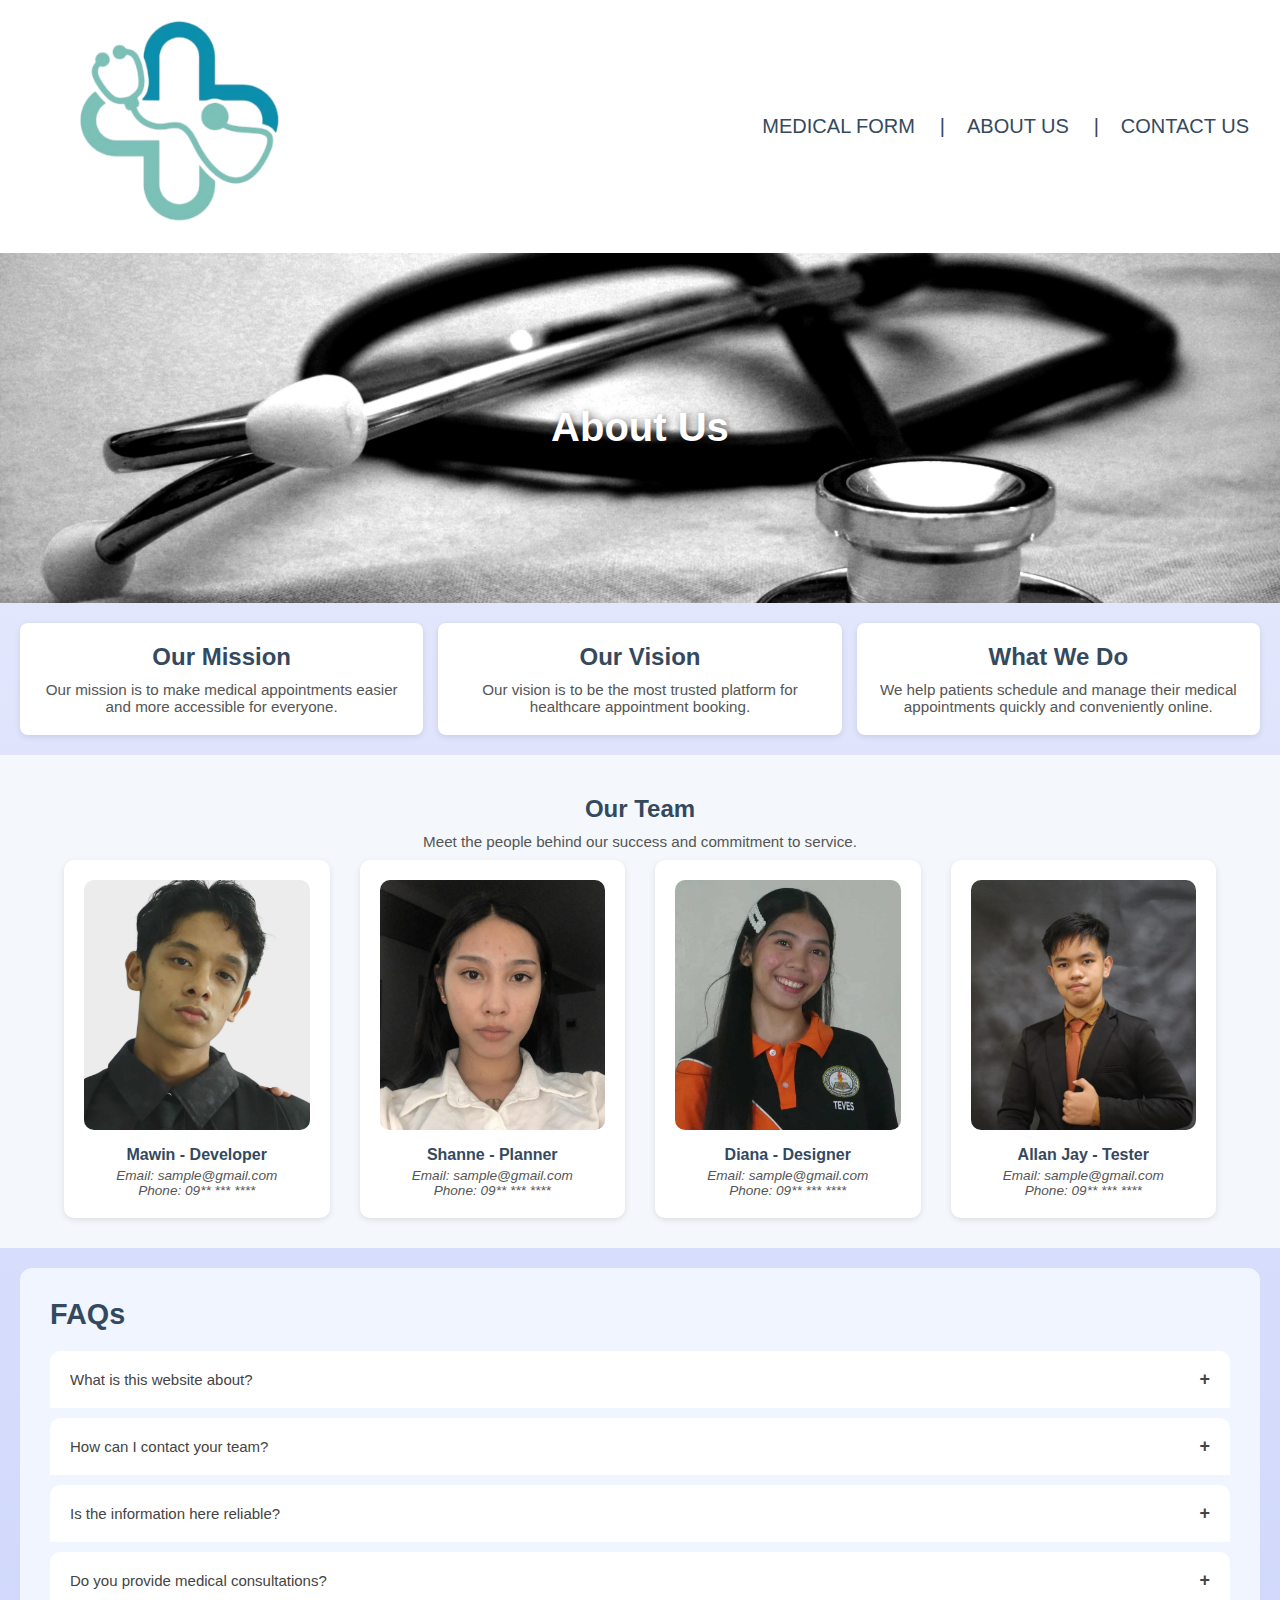
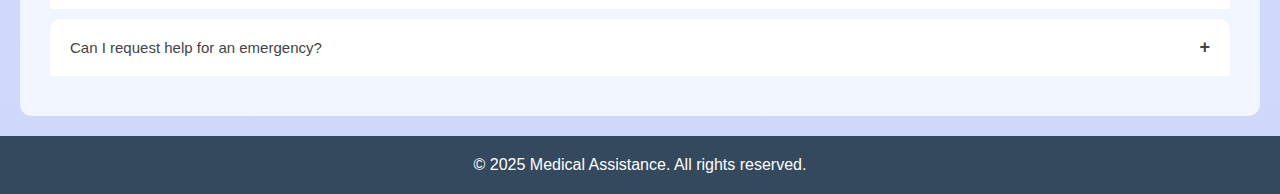
<file: html/about.html>
<!doctype html>
<html lang="en">
<head>
    <meta charset="UTF-8">
    <meta name="viewport" content="width=device-width, initial-scale=1.0">
    <title>About Us</title>
    <link rel="stylesheet" href="../css/abt-us.css">
    <link rel="stylesheet" href="../css/header.css">
</head>
<body>
    <div class="target-burger">
        <header>
            <h1 id="logo"> 
                <a href="../index.html" id="medical_form" class="logo-link"> 
                <img src="../logo/logo.png" class="logo-img" alt="Medical Assistance Logo">
                </a>
            </h1>
        </header>
        <button class="menu-toggle" id="menu-button" aria-label="Toggle menu" aria-controls="primary-nav" aria-expanded="false">
            <span class="bar"></span>
            <span class="bar"></span>
            <span class="bar"></span>
        </button>
        <nav id="primary-nav">
            <a href="../html/form.html">Medical Form</a>
            <a href="../html/about.html">About Us</a> 
            <a href="../html/contact.html">Contact Us</a>
        </nav>
    </div>

    <section class="header">
    <h1>About Us</h1>
    </section>

    <section class="content-area">
    <div class="content">
        <h2>Our Mission</h2>
        <p>Our mission is to make medical appointments easier and more accessible for everyone.</p>
    </div>
    <div class="content">
        <h2>Our Vision</h2>
        <p>Our vision is to be the most trusted platform for healthcare appointment booking.</p>
    </div>
    <div class="content">
        <h2>What We Do</h2>
        <p>We help patients schedule and manage their medical appointments quickly and conveniently online.</p>
    </div>
    </section>

    <section class="team-content">
        <h2>Our Team</h2>
        <p>Meet the people behind our success and commitment to service.</p>
        
        <div class="team-container">
            <div class="team-member">
                <img src="../images/out-team/marwin.png" alt="Mawin - CEO">
                <h3>Mawin - Developer</h3>
                <address>Email: sample@gmail.com<br>Phone: 09** *** ****</address>
            </div>

            <div class="team-member">
                <img src="../images/out-team/shanne.jpeg" alt="Shanne - Planner">
                <h3>Shanne - Planner</h3>
                <address>Email: sample@gmail.com<br>Phone: 09** *** ****</address>
            </div>

            <div class="team-member">
                <img src="../images/out-team/dianna.jpeg" alt="Diana - Designer">
                <h3>Diana - Designer</h3>
                <address>Email: sample@gmail.com<br>Phone: 09** *** ****</address>
            </div>

            <div class="team-member">
                <img src="../images/out-team/allan.jpeg" alt="Allan Jay - Tester">
                <h3>Allan Jay - Tester</h3>
                <address>Email: sample@gmail.com<br>Phone: 09** *** ****</address>
            </div>
        </div>
    </section>

    <section class="FAQs-section">
        <h2>FAQs</h2>

        <button class="accordion">
            <span>What is this website about?</span>
            <span class="icon">+</span>
        </button>
        <div class="panel">
            <p>This website helps users access medical assistance easily — including information on health services, clinics, and emergency contacts.</p>
        </div>

        <button class="accordion">
            <span>How can I contact your team?</span>
            <span class="icon">+</span>
        </button>
        <div class="panel">
            <p>You can reach our medical support team through the Contact Us page. We respond to messages about medical inquiries and assistance requests.</p>
        </div>

        <button class="accordion">
            <span>Is the information here reliable?</span>
            <span class="icon">+</span>
        </button>
        <div class="panel">
            <p>Yes. All our information is based on verified medical resources and local healthcare institutions to ensure accuracy and reliability.</p>
        </div>

        <button class="accordion">
            <span>Do you provide medical consultations?</span>
            <span class="icon">+</span>
        </button>
        <div class="panel">
            <p>We don’t offer direct consultations yet, but we can connect you with licensed medical professionals and nearby health centers.</p>
        </div>

        <button class="accordion">
            <span>Can I request help for an emergency?</span>
            <span class="icon">+</span>
        </button>
        <div class="panel">
            <p>Yes. In case of emergency, you can find emergency hotline numbers and nearby hospitals through our Emergency Assistance section.</p>
        </div>
        </section>

    <footer>
    <p>&copy; 2025 Medical Assistance. All rights reserved.</p>
    </footer>
    <script src="../js/toggle.js"></script>
    <script src="../js/accordion.js"></script>

</body>
</html>
</file>
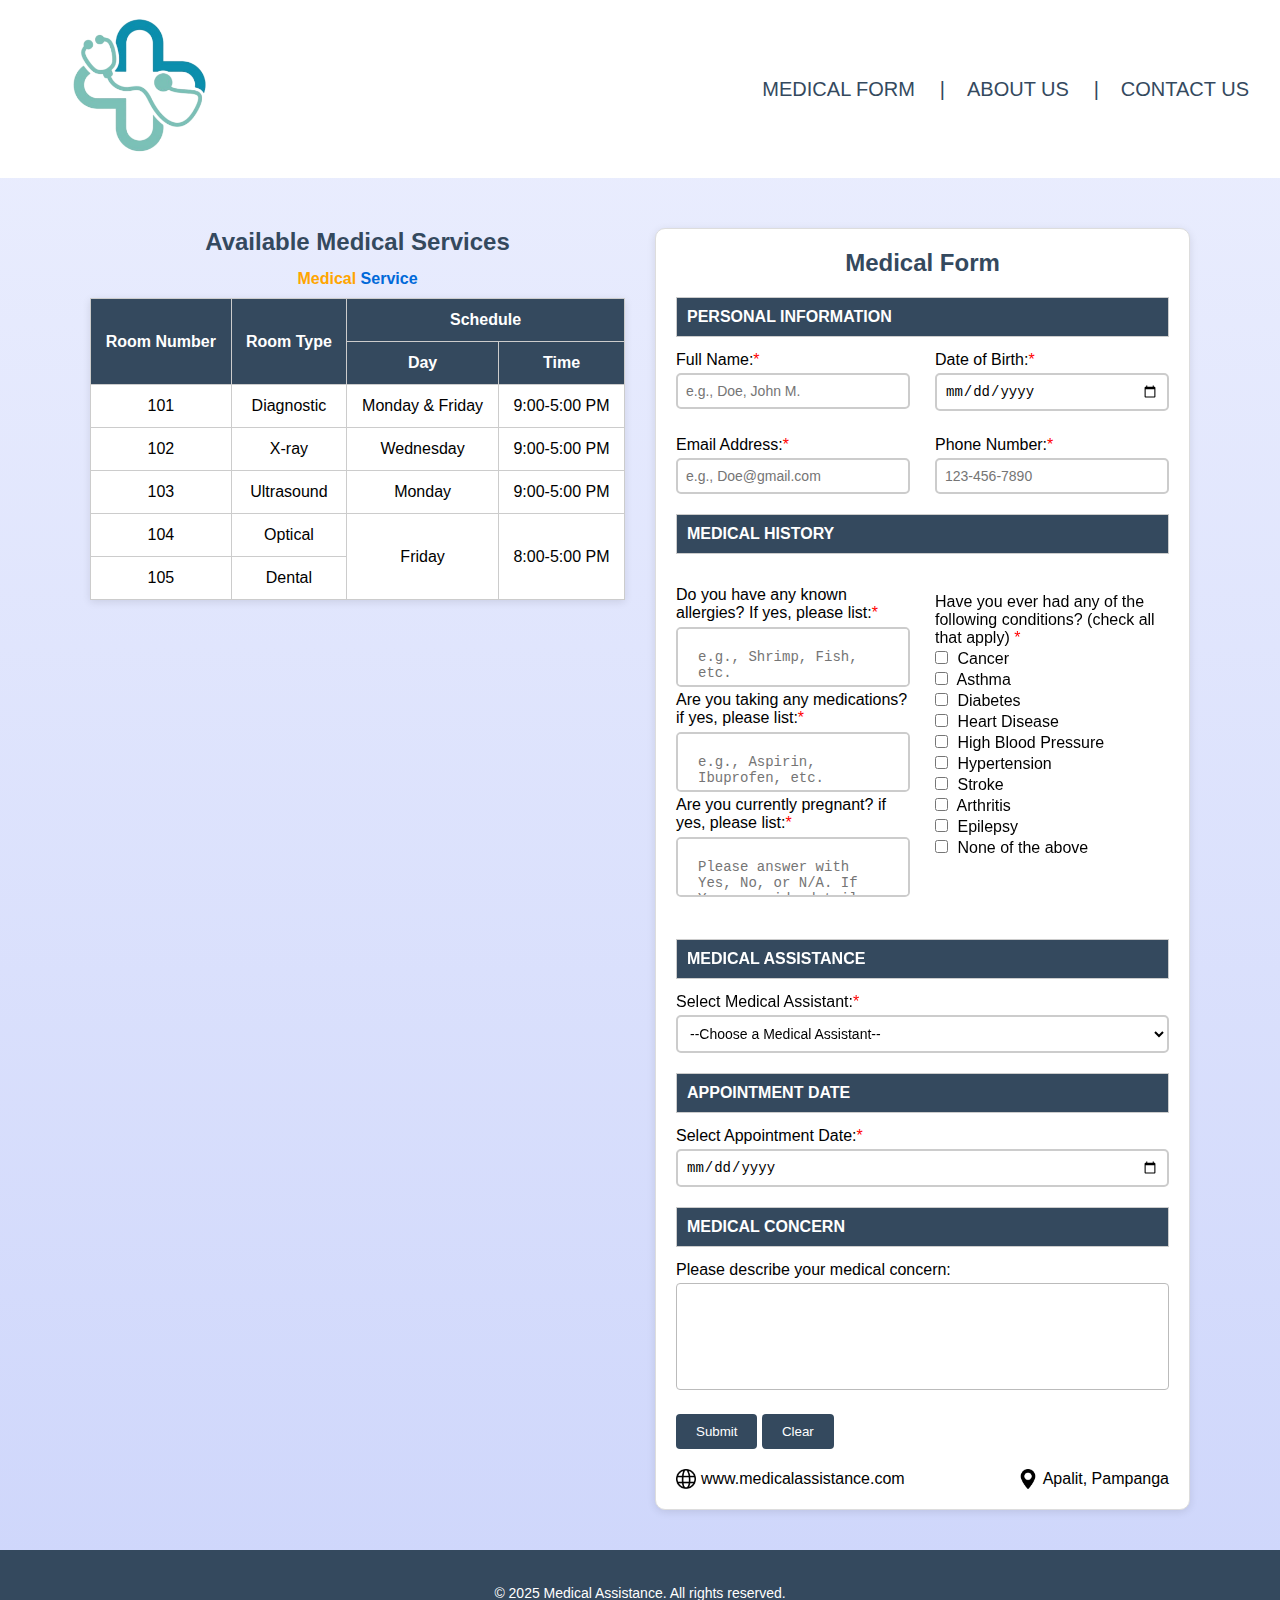
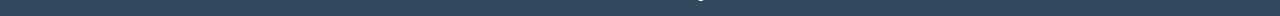
<file: html/form.html>
<!DOCTYPE html>
<html lang="en">
<head>
    <meta charset="UTF-8">
    <meta name="viewport" content="width=device-width, initial-scale=1.0">
    <title>Medical Form</title>
    <link rel="stylesheet" href="../css/form.css">
    <link rel="stylesheet" href="../css/header-form.css">
</head>
<body>
    <div class="target-burger">
        <header>
            <h1 id="logo"> 
                <a href="../index.html" id="medical_form" class="logo-link"> 
                <img src="../logo/logo.png" class="logo-img" alt="Medical Assistant Logo">
                </a>
            </h1>
        </header>
        <button class="menu-toggle" id="menu-button" aria-label="Toggle menu" aria-controls="primary-nav" aria-expanded="false">
            <span class="bar"></span>
            <span class="bar"></span>
            <span class="bar"></span>
        </button>
        <nav id="primary-nav">
            <a href="../html/form.html">Medical Form</a>
            <a href="../html/about.html">About Us</a> 
            <a href="../html/contact.html">Contact Us</a>
        </nav>
    </div>

    <main>
        <div class="container">
            <div>
                <h2>Available Medical Services</h2>
                <table>
                    <caption><span class="orange">Medical</span> <span class="blue">Service</span></caption>
                    <tr>
                        <th rowspan="2">Room Number</th>
                        <th rowspan="2">Room Type</th>
                        <th colspan="2">Schedule</th>
                    </tr>
                    <tr>
                        <th>Day</th>
                        <th>Time</th>
                    </tr>
                    <tr id="room-101">
                        <td>101</td>
                        <td>Diagnostic</td>
                        <td>Monday & Friday</td>
                        <td>9:00-5:00 PM</td>
                    </tr>
                    <tr id="room-102">
                        <td>102</td>
                        <td>X-ray</td>
                        <td>Wednesday</td>
                        <td>9:00-5:00 PM</td>
                    </tr>
                    <tr id="room-103">
                        <td>103</td>
                        <td>Ultrasound</td>
                        <td>Monday</td>
                        <td>9:00-5:00 PM</td>
                    </tr>
                    <tr id="room-104">
                        <td>104</td>
                        <td>Optical</td>
                        <td class="highlight" rowspan="2">Friday</td>
                        <td class="highlight" rowspan="2">8:00-5:00 PM</td>
                    </tr>
                    <tr id="room-105">
                        <td class="highlight">105</td>
                        <td class="highlight">Dental</td>
                    </tr>
                </table>
            </div>
            
            <div id="medical-forms">
                <h2>Medical Form</h2>
                    <form id="forms" action="../html/submit.html" method="post">
                        <p  class="form-group"><b>PERSONAL INFORMATION</b></p>
                        <div id="form">
                            <div class="input-control">
                                <label for="name">Full Name:<span class="red">*</span></label> <br />
                                <input type="text" id="name" name="name" placeholder="e.g., Doe, John M." ><br />
                            </div>
                            <div class="input-control">
                                <label for="birth">Date of Birth:<span class="red">*</span></label> <br />
                                <input type="date" id="birth" name="birth"> <br />
                            </div>
                            <div class="input-control">
                                <label for="email">Email Address:<span class="red">*</span></label> <br />
                                <input type="email" id="email" name="email" placeholder="e.g., Doe@gmail.com">
                            </div>
                            <div class="input-control">
                                <label for="phone">Phone Number:<span class="red">*</span></label> 
                                <input type="phone" id="phone" name="phone" placeholder="123-456-7890">
                            </div>
                        </div>
                        <p class="form-group"><b>MEDICAL HISTORY</b></p>
                        <div id="medical-history">
                            <div>
                                <div class="input-control">
                                    <br/>
                                    <label for="allergies">Do you have any known allergies? If yes, please list:<span class="red">*</span></label> <br /> 
                                    <textarea name="allergies" id="allergies" cols="29" rows="1" placeholder="e.g., Shrimp, Fish, etc."></textarea>
                                    <br />
                                </div>
                                <div class="input-control">
                                    <label for="medications">Are you taking any medications? if yes, please list:<span class="red">*</span></label> <br />
                                    <textarea name="medications" id="medications" cols="29" rows="1" placeholder="e.g., Aspirin, Ibuprofen, etc."></textarea>
                                    <br />
                                </div>
                                <div class="input-control">
                                    <label for="pregnancy">Are you currently pregnant? if yes, please list:<span class="red">*</span></label> <br />
                                    <textarea name="pregnancy" id="pregnancy" cols="29" rows="1" placeholder="Please answer with Yes, No, or N/A. If Yes, provide details."></textarea>
                                </div>
                            </div>
                            <div class="input-control">
                                <p id="conditions">Have you ever had any of the following conditions? (check all that apply) <span class="red">*</span> </p>
                                <div id="nones">
                                    <input type="checkbox" id="cancer" name="cancer" value="Cancer">
                                    <label for="cancer">Cancer</label><br />
                                    <input type="checkbox" id="asthma" name="asthma" value="Asthma">
                                    <label for="asthma">Asthma</label><br />
                                    <input type="checkbox" id="diabetes" name="diabetes" value="Diabetes">
                                    <label for="diabetes">Diabetes</label><br />
                                    <input type="checkbox" id="heart" name="heart" value="Heart">
                                    <label for="heart">Heart Disease</label><br />
                                    <input type="checkbox" id="high blood pressure" name="high blood pressure" value="High Blood Pressure">
                                    <label for="high blood pressure">High Blood Pressure</label><br />
                                    <input type="checkbox" id="hypertension" name="hypertension" value="Hypertension">
                                    <label for="hypertension">Hypertension</label><br />
                                    <input type="checkbox" id="stroke" name="stroke" value="Stroke">
                                    <label for="stroke">Stroke</label><br />
                                    <input type="checkbox" id="arthritis" name="arthritis" value="Arthritis">
                                    <label for="arthritis">Arthritis</label><br />
                                    <input type="checkbox" id="kidney" name="kidney" value="Kidney">
                                    <label for="kidney">Epilepsy</label><br />
                                    <input type="checkbox" id="none" name="none" value="None">
                                    <label for="none">None of the above</label>
                                </div>
                            </div>
                        </div>
                        <br />
                        <p class="form-group"><b>MEDICAL ASSISTANCE</b></p>
                        <div class="input-control">
                        <label for="medicalservices">Select Medical Assistant:<span class="red">*</span></label> <br />
                            <select name="medicalservices" id="medicalservices">
                                <option value="">--Choose a Medical Assistant--</option>
                                <option value="101">Room 101 - Diagnostic</option>
                                <option value="102">Room 102 - X-ray</option>
                                <option value="103">Room 103 - Ultrasound</option>
                                <option value="104">Room 104 - Optical</option>
                                <option value="105">Room 105 - Dental</option>
                            </select>
                        </div>
                        <p class="form-group"><b>APPOINTMENT DATE</b></p>
                        <div class="input-control">
                            <label for="appointmentdate">Select Appointment Date:<span class="red">*</span></label><br>
                            <input type="date" id="appointmentdate" name="appointmentdate" >
                        </div>
                        <p class="form-group"><b>MEDICAL CONCERN</b></p>
                        <label for="feedback">Please describe your medical concern:</label>
                        <textarea name="feedback" id="feedback" cols="30" rows="5"></textarea>
                        <br />
                        
                        <button type="submit">Submit</button>
                        <button onclick="confirmation()" type="reset">Clear</button>

                        <div id="footer">
                            <div class="footer-item">
                                <img src="../images/world.png" width="20" height="20" alt="world">
                                <span>www.medicalassistance.com</span>
                            </div>
                            <div class="footer-item">
                                <img src="../images/maps-and-flags.png" width="20" height="20" alt="location">
                                <span>Apalit, Pampanga</span>
                            </div>
                        </div>
                    </form>
            </div>
    </main>
    <footer>
        <p>&copy; 2025 Medical Assistance. All rights reserved.</p>
    </footer>
    <script src="../js/toggle.js"></script>
    <script src="../js/validation.js"></script>
    <script src="../js/highlight.js"></script>
    </body>
    </html>
</file>
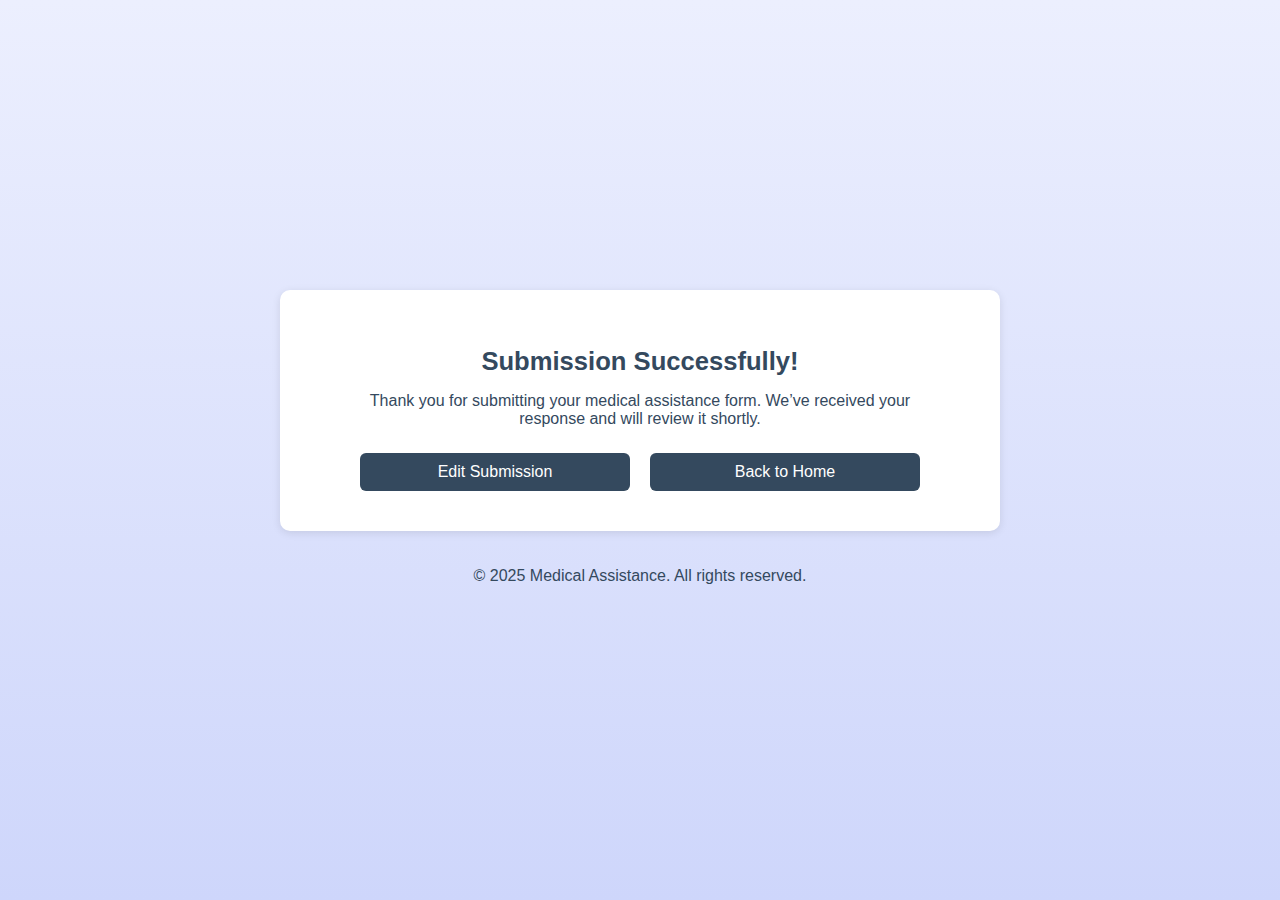
<file: html/submit.html>
<!DOCTYPE html>
<html lang="en">
<head>
  <meta charset="UTF-8">
  <meta name="viewport" content="width=device-width, initial-scale=1.0">
  <link rel="stylesheet" href="../css/submit.css">
  <title>Submission Received</title>
</head>
<body>
    <main>
        <div class="container">
        <h1>Submission Successfully!</h1>
        <p>Thank you for submitting your medical assistance form. We’ve received your response and will review it shortly.</p>

        <div class="links">
            <a href="../html/form.html" class="btn">Edit Submission</a>
            <a href="../index.html" class="btn">Back to Home</a>
        </div>
        </div>
    </main>

    <footer>
        <p>&copy; 2025 Medical Assistance. All rights reserved.</p>
    </footer>
</body>
</html>
</file>
<file: css/abt-us.css>
* {
  margin: 0;
  padding: 0;
  box-sizing: border-box;
}

body {
  font-family: 'Segoe UI', Tahoma, Geneva, Verdana, sans-serif;
  background: linear-gradient(#ECEFFE, #CED6FB);
}

.header {
  position: relative;
  background: url('../images/about/hush-naidoo-jade-photography-yo01Z-9HQAw-unsplash.jpg') center/cover no-repeat;
  background-position: center 50%;
  height: 150px;
  display: flex;
  justify-content: center;
  align-items: center;
  color: white;
  text-shadow: 2px 2px 8px rgba(0,0,0,0.7);
}

.header h1 {
  font-size: 2.5rem;
  font-weight: bold;
}

.content-area {
  display: grid;
  grid-template-columns: 1fr;
  gap: 15px;
  padding: 30px 5%;
}

.content {
  flex: 1;
  background: #fff;
  padding: 20px;
  border-radius: 8px;
  text-align: center;
  box-shadow: 0 2px 6px rgba(0,0,0,0.1);
}

.content h2 {
  color: #34495e;
  margin-bottom: 10px;
}

.content p {
  color: #555;
  font-size: 0.95rem;
}

.team-content h2 {
    color: #34495e;
    margin-bottom: 10px;
}

.team-content {
  background: #f4f8fc;
  text-align: center;
  padding: 40px 5% 30px;
}

.team-content p {
  color: #555;
  font-size: 0.95rem;
  margin-bottom: 10px;
}

.team-container {
  display: grid;
  grid-template-columns: 1fr;
  flex-wrap: wrap;
  justify-content: space-around;
  gap: 30px;
}

.team-member { 
  background: #fff; 
  padding: 20px; 
  border-radius: 10px; 
  box-shadow: 0 2px 6px rgba(0,0,0,0.1); 
} 

.team-member img {
  width: 100%;
  height: 350px;              
  object-fit: cover;          
  object-position: center;    
  border-radius: 10px;
  background-color: #f5f6fa;  
  margin-bottom: 12px;
}

.team-member h3 {
  font-size: 1rem; 
  margin-bottom: 4px; 
  color: #34495e; 
} 

.team-member address { 
  font-size: 0.85rem; 
  color: #555; 
}

.FAQs-section {
  background: #f0f5ff;
  padding: 30px;
  border-radius: 12px;
  margin: 20px;
}

.FAQs-section h2 {
  color: #34495e;
  margin-bottom: 20px;
  font-size: 1.8rem;
}

.accordion {
  background-color: #fff;
  color: #444;
  cursor: pointer;
  padding: 18px 20px;
  width: 100%;
  border: none;
  border-top-left-radius: 10px;
  border-top-right-radius: 10px;
  text-align: left;
  font-size: 15px;
  margin-bottom: 10px;
  display: flex;
  justify-content: space-between; 
  align-items: center; 
  transition: 0.4s;
}

.accordion:hover {
  background-color: #dce3ef;
}

.accordion.active {
  background-color: #22436383;
}

.icon {
  font-weight: bold;
  font-size: 18px;
  transition: transform 0.3s ease;
}

.accordion.active .icon {
  transform: rotate(180deg);
}

.panel {
  display: none;
  padding: 0 18px;
  background-color: white;
  overflow: hidden;
  border-left: 3px solid #34495e;
  border-radius: 0 0 8px 8px;
  margin-top: -8px;
  margin-bottom: 10px;
}

.panel p {
  padding: 10px ; 
  margin: 0;
  color: #333;
  line-height: 1.6;
}

footer {
  text-align: center;
  padding: 20px;
  background: #34495e;
  color: #fff;
}

@media (min-width: 601px) {
  .header {
    height: 250px;
  }

  .team-member {
    padding: 60px;
  }
  .team-member img {
    height: 250px;
    object-position: cover;
  }

  #primary-nav {
    grid-template-columns: 1fr;
  }

  .logo-img {
    width: 120px; 
    height: auto;
  }

  .logo-text {
      font-size: 25px;
  }

  .team-container {
    grid-template-columns: 1fr 1fr;
  }

  .content-area {
    grid-template-columns: 1fr 1fr;
    gap: 15px;
    padding: 20px;
  }

  .content-area .content:nth-child(3) {
    grid-column: 1 / -1; 
    justify-self: center; 
    max-width: 500px;     
  }
}

@media (min-width: 1025px) {
  .header {
    height: 350px;
  }

  .team-member {
    padding: 20px; 
  }
/* 
  .team-member img {
    height: 30;
    object-position: center; 
  } */
  .team-container {
    grid-template-columns: 1fr 1fr 1fr 1fr;
  }

  .content-area {
    grid-template-columns: 1fr 1fr 1fr;
  }

  .content-area .content:nth-child(3) {
    grid-column: auto;     
    justify-self: stretch; 
    max-width: none;
  }

}
</file>
<file: css/header.css>
#medical-form {
    text-decoration: none;
    text-align: center;
    color: #fff;
    margin-left: 0;
}

.logo-link {
    display: flex;
    align-items: center;
    text-decoration: none;
}

.logo-img {
    margin-left: 15px;
    width: 200px; 
    height: auto;
}

.target-burger {
    display: flex;
    justify-content: space-between;
    align-items: center;
    background: #fff;
    padding: 15px;
    position: relative;
}

.menu-toggle {
    display: inline-flex;
    align-items: center;
    justify-content: center;
    flex-direction: column;
    background: transparent;
    border: 1px solid #34495e;
    color: #34495e;
    width: 44px;
    height: 38px;
    padding: 0;
    border-radius: 6px;
    cursor: pointer;
    margin-left: auto; 
}

.menu-toggle .bar {
    position: relative;
    display: block;
    width: 22px;
    height: 2px;
    background: #34495e;
    border-radius: 2px;
    transition: transform 0.25s ease, opacity 0.2s ease;
}

.menu-toggle .bar + .bar { margin-top: 5px; }

.menu-toggle.open .bar:nth-child(1) {
    transform: translateY(7px) rotate(45deg);
}
.menu-toggle.open .bar:nth-child(2) {
    opacity: 0;
}
.menu-toggle.open .bar:nth-child(3) {
    transform: translateY(-7px) rotate(-45deg);
}
nav {
    display: flex;
    flex-direction: row;
    flex-wrap: wrap; 
    gap: 10px;
    color: #34495e;
}

#primary-nav a:hover {
    color: #0080ff;
}

#primary-nav {
    display: grid;
    grid-auto-rows: auto;
    justify-items: start;
    align-items: start; 
    position: absolute;
    top: 100%;
    left: 0;
    right: 0;
    background: #34495e;
    border-top: 1px solid rgba(255,255,255,0.15);
    max-height: 0;
    overflow: hidden;
    opacity: 0;
    transform: translateY(-8px);
    pointer-events: none;
    transition: max-height 0.3s ease, opacity 0.25s ease, transform 0.25s ease;
    z-index: 1000; 
}

#primary-nav a {
    text-decoration: none;
    color: #fff;
    text-transform: none;
    font-size: 18px;
    text-decoration: none;
    color: #fff;
    border: none;
    margin: 10px 16px;
}

#primary-nav.open {
    max-height: 300px;
    opacity: 1;
    transform: translateY(0);
    pointer-events: auto;
}

@media (min-width: 601px) {
    #primary-nav {
        grid-template-columns: 1fr;
    }

    .logo-img {
        width: 220px; 
        height: auto;
    }
}

@media (min-width: 1025px) {
    .menu-toggle {
        display: none;
    }

    #primary-nav {
        display: flex;
        position: static;
        flex-direction: row;
        justify-content: center;
        align-items: center;
        padding: 0;
        border-top: none;
        background: transparent;
        max-height: none;
        opacity: 1;
        transform: none;
        pointer-events: auto;
        margin-left: auto; 
        gap: 20px;
    }

    #primary-nav a {
        text-transform: uppercase;
        font-size: 20px;
        color: #34495e;
        position: relative;
    }

    #primary-nav a:not(:last-child)::after {
        content: "|";
        position: absolute;
        right: -30px;              
        top: 50%;
        transform: translateY(-50%);
    }

    .logo-img {
        width: 300px; 
        height: auto;
    }

   .target-burger {
        color: #fff;
    }
}
</file>
<file: css/form.css>
* {
    margin: 0;
    padding: 0;
    box-sizing: border-box;
}

body {
    font-family: 'Segoe UI', Tahoma, Geneva, Verdana, sans-serif;
    background: linear-gradient(#ECEFFE, #CED6FB);
}

.target-burger {
    margin-bottom: 50px;
}

.blue {
    color: #0069d9;
}

.orange {
    color: orange;
}

.red {
    color: red;
}

body h2 {
    text-align: center;
}

p {
    margin-top: 20px;
}

.container {
    display: grid;
    grid-template-columns: 1fr;
    margin-top: 20px;
    gap: 20px;
    max-width: 1100px;
    margin: auto;
}

table caption {
    font-weight: bold;
    margin-bottom: 10px;
    color: #2c3e50;
}

table {
    border-collapse: collapse;
    width: 100%;
    background: #fff;
    box-shadow: 0 2px 8px rgba(0, 0, 0, 0.1);
}

table tr:hover {
    background: #f6fbff;
}

.schedule-highlight {
    background: #adceff;
    transition: background 0.2s ease;
}   

.highlight {
    background: #adceff;
    transition: background 0.2s ease;
}

th, td {
    border: 1px solid #ccc;
    padding: 12px;
    text-align: center;
}

th {
    background: #34495e;
    color: #fff;
}

#medical-forms {
    background: #fff;
    padding: 20px;
    border: 1px solid #ddd;
    border-radius: 10px;
    box-shadow: 0 2px 8px rgba(0, 0, 0, 0.1);    
}

.form-group {
    display: block;
    color: #fff;
    margin-bottom: 14px;
    background: #34495e;
    border: 1px solid #ccc;
    padding: 10px;  
}

h2 {
    color: #34495e;
    margin-bottom: 14px;
}

#form {
    display: grid;
    grid-template-columns: 1fr 1fr;
    gap: 25px;
}

#medical-history {
    display: grid;
    grid-template-columns: 1fr 1fr;
    gap: 25px;
}

textarea {
    resize: none; 
    padding: 15px;
    margin-top: 4px;
    width: 100%;
    border: 1px solid #bbb;
    border-radius: 4px;
}

input, select{
    padding: 10px;
    margin-top: 4px;
    width: 100%;
    border: 1px solid #bbb;
    border-radius: 4px;
}

input[type="checkbox"] {
    width: auto;
    margin-right: 5px;
}

input[type="date"], select{
  padding: 10px;              
  font-size: 16px;            
  border: 1.8px solid #ccc;   
  border-radius: 6px;         
  background-color: #fff;     
  color: #000;                
  outline: none;              
  box-sizing: border-box;     
}

input[type="date"]:focus {
  border-color: #007bff;
}

input {
    border-left: 4px solid #3498db;
}

.input-control input,
.input-control select,
.input-control textarea {
    padding: 8px;
    font-size: 14px;
    border: 2px solid #ccc;
    border-radius: 5px;
    outline: none;
    transition: border-color 0.3s, box-shadow 0.3s;
}

.input-control.error input,
.input-control.error select,
.input-control.error textarea {
    border-color: red;
    box-shadow: 0 0 5px rgba(231, 76, 60, 0.5);
    border: 2px solid red;
}

.input-control.success input,
.input-control.success select,
.input-control.success textarea {
  border-color: #2ecc71;
  box-shadow: 0 0 5px rgba(46, 204, 113, 0.5);
}

.input-control.success input {
    border: 2px solid green;
}
  
.input-control.error input {
    border: 2px solid red;
}
  
.input-control .error {
    color: red;
    font-size: 12px;
    margin-top: 4px;
}  

#allergies, #medications, #pregnancy {
    padding: 20px;
    margin-top: 5px;
}

#conditions {
    margin-top: 25px;
}

input:focus,
select:focus,
textarea:focus {
    outline: none;
    border: 1px solid #2980b9;
    box-shadow: 0 0 4px rgba(38, 123, 179, 0.5);
}

input.error-border,
textarea.error-border,
select.error-border {
  border:red;
}

button {
    padding: 10px 20px;
    background-color: #34495e;
    color: #fff;
    border: none;
    border-radius: 4px;
    cursor: pointer;
    margin-top: 20px;
}

button:hover {
    background-color: #2c3e50;
}

#footer {
    display: flex;
    justify-content: space-between;
    flex-wrap: wrap;
    gap: 10px;
    margin-top: 20px;
}

.footer-item {
    display: flex;
    align-items: center;
    gap: 5px;
}

footer {
    background: #34495e;
    color: #fff;
    text-align: center;
    padding: 15px;
    margin-top: 40px;
    font-size: 14px;
}

@media (min-width: 1025px) {
    .container {
        grid-template-columns: 1fr 1fr;
        gap: 30px;
        margin-top: 50px;
    }

    h1 {
        margin-left: 25px;
    }
}
</file>
<file: css/header-form.css>
#medical-form {
    text-decoration: none;
    text-align: center;
    color: #fff;
    margin-left: 0;
}

.logo-link {
    display: flex;
    align-items: center;
    text-decoration: none;
}

.logo-text {
    background: linear-gradient(90deg, #008AB8, #4DB6AC);
    background-clip: text;
    -webkit-text-fill-color: transparent;
    font-size: 1.5rem;
    font-weight: bold;
    letter-spacing: 1px;
}

.logo-img {
    width: 50px; 
    height: auto;
}

.target-burger  {
    display: flex;
    justify-content: space-between;
    align-items: center;
    background: #fff;
    padding: 15px;
    position: relative;
}

.target-burger .menu-toggle {
    display: inline-flex;
    align-items: center;
    justify-content: center;
    flex-direction: column;
    background: transparent;
    border: 1px solid #34495e;
    color: #34495e;
    width: 44px;
    height: 38px;
    padding: 0;
    border-radius: 6px;
    cursor: pointer;
    margin-left: auto; 
}

.menu-toggle .bar {
    position: relative;
    display: block;
    width: 22px;
    height: 2px;
    background: #34495e;
    border-radius: 2px;
    transition: transform 0.25s ease, opacity 0.2s ease;
}

.menu-toggle .bar + .bar { margin-top: 5px; }

.menu-toggle.open .bar:nth-child(1) {
    transform: translateY(7px) rotate(45deg);
}
.menu-toggle.open .bar:nth-child(2) {
    opacity: 0;
}
.menu-toggle.open .bar:nth-child(3) {
    transform: translateY(-7px) rotate(-45deg);
}
nav {
    display: flex;
    flex-direction: row;
    flex-wrap: wrap; 
    gap: 10px;
    color: #34495e;
}

#primary-nav a:hover {
    color: #0080ff;
}

#primary-nav {
    display: grid;
    grid-auto-rows: auto;
    justify-items: start;
    align-items: start; 
    position: absolute;
    top: 100%;
    left: 0;
    right: 0;
    background: #34495e;
    border-top: 1px solid rgba(255,255,255,0.15);
    max-height: 0;
    overflow: hidden;
    opacity: 0;
    transform: translateY(-8px);
    pointer-events: none;
    transition: max-height 0.3s ease, opacity 0.25s ease, transform 0.25s ease;
    z-index: 1000; 
}

#primary-nav a {
    text-decoration: none;
    color: #fff;
    text-transform: none;
    font-size: 18px;
    text-decoration: none;
    color: #fff;
    border: none;
    margin: 10px 16px;
}

#primary-nav.open {
    max-height: 300px;
    opacity: 1;
    transform: translateY(0);
    pointer-events: auto;
}

@media (min-width: 601px) {
    #primary-nav {
        grid-template-columns: 1fr;
    }

    .logo-img {
        width: 120px; 
        height: auto;
    }

    .logo-text {
        font-size: 25px;
    }
}

@media (min-width: 1025px) {
    .target-burger .menu-toggle {
        display: none;
    }

    #primary-nav {
        display: flex;
        position: static;
        flex-direction: row;
        justify-content: center;
        align-items: center;
        padding: 0;
        border-top: none;
        background: transparent;
        max-height: none;
        opacity: 1;
        transform: none;
        pointer-events: auto;
        margin-left: auto; 
        gap: 20px;
    }

    #primary-nav a {
        text-transform: uppercase;
        font-size: 20px;
        color: #34495e;
        position: relative;
    }

    #primary-nav a:not(:last-child)::after {
        content: "|";
        position: absolute;
        right: -30px;              
        top: 50%;
        transform: translateY(-50%);
    }

    .logo-img {
        width: 200px; 
        height: auto;
    }

   .target-burger {
        color: #fff;
    }

   .logo-text {
        color: #fff;
        font-size: 30px;
    }
}
</file>
<file: css/submit.css>
body {
  font-family: 'Segoe UI', Tahoma, Geneva, Verdana, sans-serif;
  background: linear-gradient(#ECEFFE, #CED6FB);
  display: flex;
  flex-direction: column;
  align-items: center;
  justify-content: center;
  min-height: 100vh;
  margin: 0;
}

main {
  background: #fff;
  border-radius: 10px;
  padding: 30px 40px;
  text-align: center;
  box-shadow: 0 2px 8px rgba(0,0,0,0.1);
  max-width: 400px;
  width: 90%;
}

h1 {
  font-size: 1.6rem;
  color: #34495e;
  margin-bottom: 10px;
}

p {
  color: #34495e;
  font-size: 1rem;
  margin-bottom: 25px;
}

.links {
  display: flex;
  flex-direction: column;
  gap: 10px;
}

.btn {
  background-color: #34495e;;
  color: #fff;
  padding: 10px 0;
  text-decoration: none;
  border-radius: 6px;
}

.btn:hover {
  background-color: #1d3a57a1;
}

footer {
  text-align: center;
  font-size: 0.9em;
  color: #34495e;
  margin-top: 20px;
}

@media (min-width: 1025px) {
  main {
    max-width: 600px;
    padding: 40px 60px;
  }

  .links {
    flex-direction: row;
    justify-content: center;
    gap: 20px;
  }

  .btn {
    width: 45%;
  }
}
</file>
